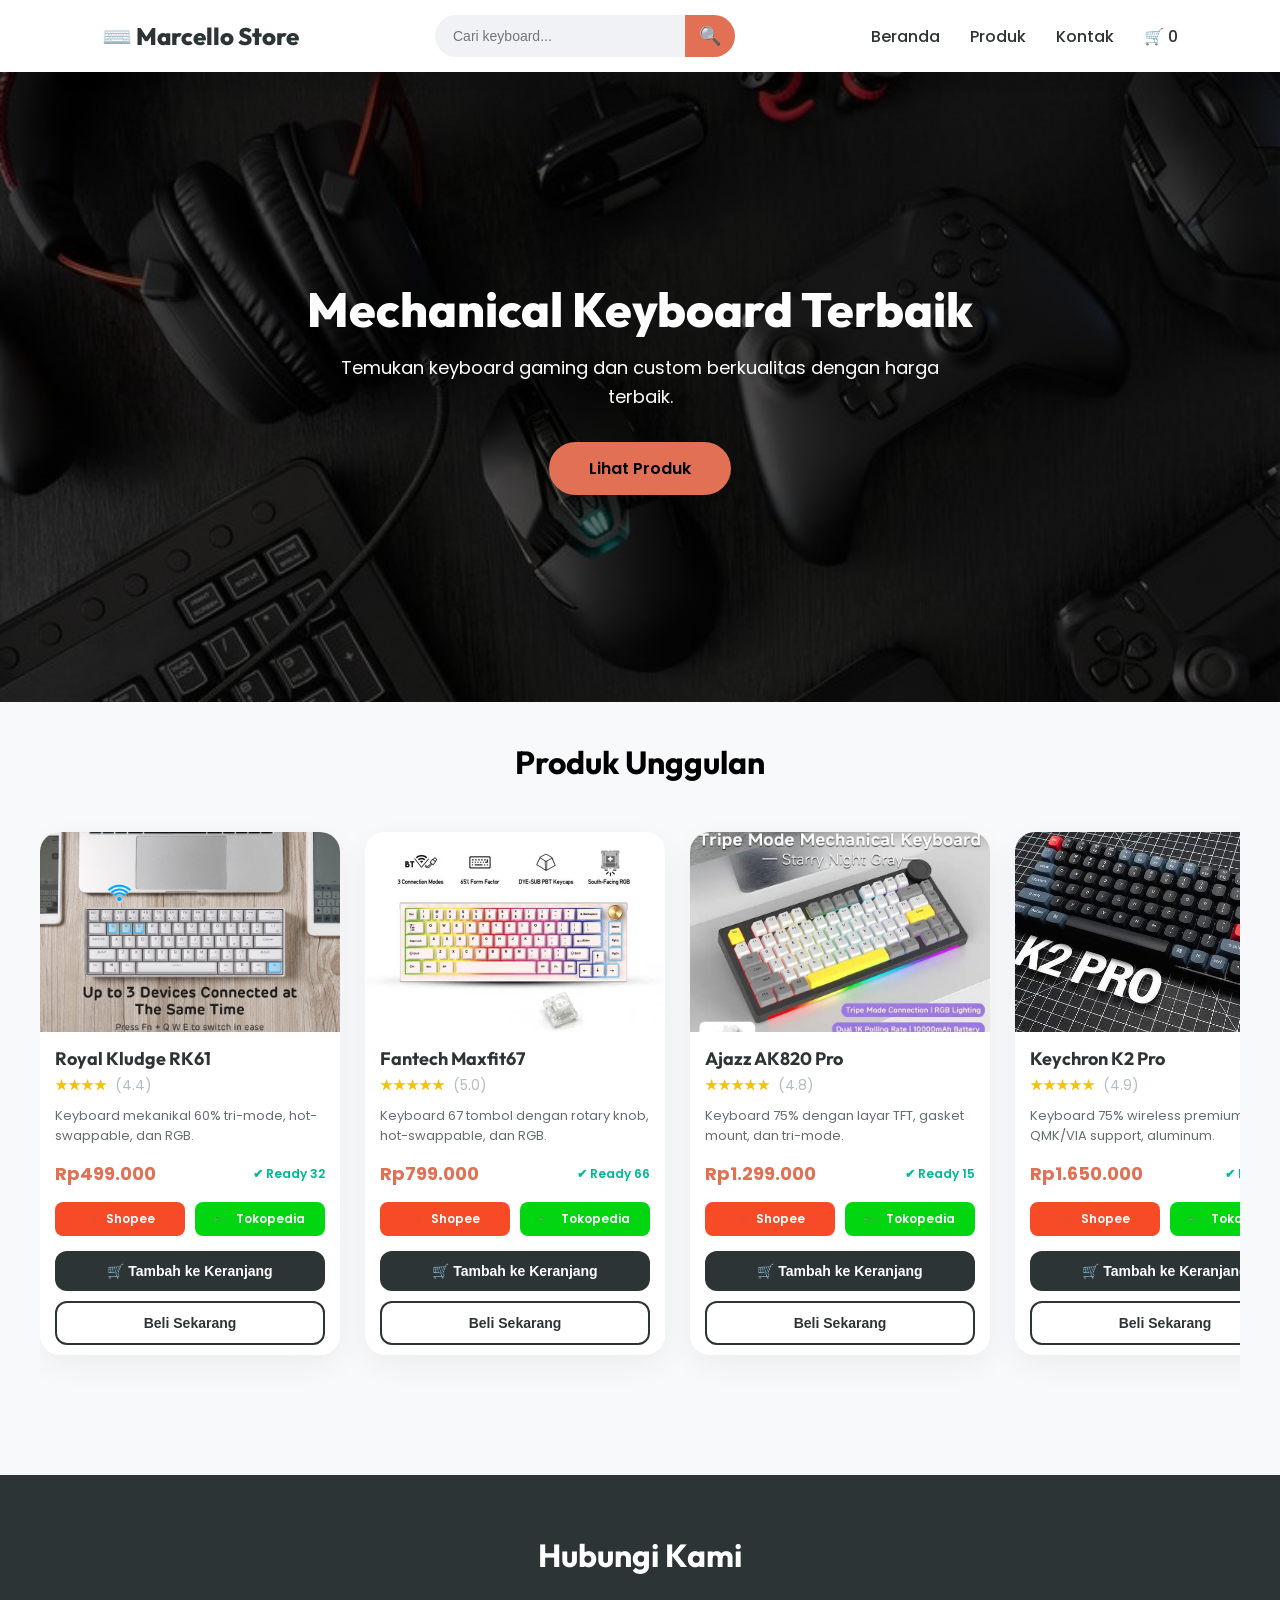
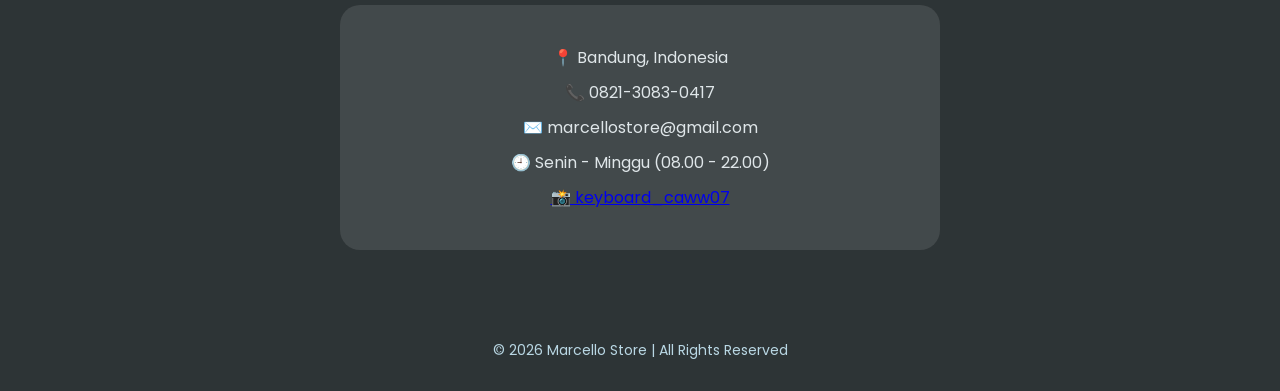
<file: index.html>
<!DOCTYPE html>
<html lang="id">
<head>
    <meta charset="UTF-8">
    <meta name="viewport" content="width=device-width, initial-scale=1.0">
    <title>Marcello Store | Mechanical Keyboard</title>
    <link rel="stylesheet" href="css/style.css">
    <link href="https://fonts.googleapis.com/css2?family=Outfit:wght@400;700;800&family=Poppins:wght@300;400;500;600;700&display=swap" rel="stylesheet">
</head>
<body>
    <header>
        <div class="logo"><h1>⌨️ Marcello Store</h1></div>
        <div class="search-box">
            <input id="searchInput" type="text" placeholder="Cari keyboard..." onkeyup="searchProduct()">
            <button>🔍</button>
        </div>
        <nav>
            <ul>
                <li><a href="#beranda">Beranda</a></li>
                <li><a href="#produk">Produk</a></li>
                <li><a href="#kontak">Kontak</a></li>
                <li><a href="cart.html" class="cart-icon">🛒 <span id="cart-count">0</span></a></li>
            </ul>
        </nav>
    </header>

    <section class="hero" id="beranda">
        <h2>Mechanical Keyboard Terbaik</h2>
        <p>Temukan keyboard gaming dan custom berkualitas dengan harga terbaik.</p>
        <a href="#produk" class="btn">Lihat Produk</a>
    </section>

    <main id="produk">
        <h2 class="section-title">Produk Unggulan</h2>
        <div class="product-container">
            <!-- Produk 1 -->
            <div class="product-card">
                <img src="img/keyboard/rk61.jpg" alt="RK61">
                <h3>Royal Kludge RK61</h3>
                <div class="rating">★★★★<span>(4.4)</span></div>
                <p class="description">Keyboard mekanikal 60% tri-mode, hot-swappable, dan RGB.</p>
                <div class="price-box"><span class="price">Rp499.000</span><span class="stock">✔ Ready 32</span></div>
                <div class="marketplace">
                    <a href="#" class="shopee"><img src="img/logo/shopee.png" alt="Shopee"> Shopee</a>
                    <a href="#" class="tokopedia"><img src="img/logo/tokopedia.png" alt="Tokopedia"> Tokopedia</a>
                </div>    
                <button class="buy-btn" onclick="addToCart('Royal Kludge RK61', 499000, 'img/keyboard/rk61.jpg')">🛒 Tambah ke Keranjang</button>
                <button class="buy-btn outline" onclick="openPopup('Royal Kludge RK61', 499000, 'img/keyboard/rk61.jpg')">Beli Sekarang</button>
            </div>

            <!-- Produk 2 -->
            <div class="product-card">
                <img src="img/keyboard/maxfit67.jpg" alt="Maxfit67">
                <h3>Fantech Maxfit67</h3>
                <div class="rating">★★★★★<span>(5.0)</span></div>
                <p class="description">Keyboard 67 tombol dengan rotary knob, hot-swappable, dan RGB.</p>
                <div class="price-box"><span class="price">Rp799.000</span><span class="stock">✔ Ready 66</span></div>
                <div class="marketplace">
                    <a href="#" class="shopee"><img src="img/logo/shopee.png" alt="Shopee"> Shopee</a>
                    <a href="#" class="tokopedia"><img src="img/logo/tokopedia.png" alt="Tokopedia"> Tokopedia</a>
                </div>    
                <button class="buy-btn" onclick="addToCart('Fantech Maxfit67', 799000, 'img/keyboard/maxfit67.jpg')">🛒 Tambah ke Keranjang</button>
                <button class="buy-btn outline" onclick="openPopup('Fantech Maxfit67', 799000, 'img/keyboard/maxfit67.jpg')">Beli Sekarang</button>
            </div>

            <!-- Produk 3 -->
            <div class="product-card">
                <img src="img/keyboard/ak820.jpg" alt="AK820">
                <h3>Ajazz AK820 Pro</h3>
                <div class="rating">★★★★★<span>(4.8)</span></div>
                <p class="description">Keyboard 75% dengan layar TFT, gasket mount, dan tri-mode.</p>
                <div class="price-box"><span class="price">Rp1.299.000</span><span class="stock">✔ Ready 15</span></div>
                <div class="marketplace">
                    <a href="#" class="shopee"><img src="img/logo/shopee.png" alt="Shopee"> Shopee</a>
                    <a href="#" class="tokopedia"><img src="img/logo/tokopedia.png" alt="Tokopedia"> Tokopedia</a>
                </div>  
                <button class="buy-btn" onclick="addToCart('Ajazz AK820 Pro', 1299000, 'img/keyboard/ak820.jpg')">🛒 Tambah ke Keranjang</button>
                <button class="buy-btn outline" onclick="openPopup('Ajazz AK820 Pro', 1299000, 'img/keyboard/ak820.jpg')">Beli Sekarang</button>
            </div>

            <!-- Produk 4 -->
            <div class="product-card">
                <img src="img/keyboard/keychron.jpg" alt="Keychron">
                <h3>Keychron K2 Pro</h3>
                <div class="rating">★★★★★<span>(4.9)</span></div>
                <p class="description">Keyboard 75% wireless premium, QMK/VIA support, aluminum.</p>
                <div class="price-box"><span class="price">Rp1.650.000</span><span class="stock">✔ Ready 44</span></div>
                <div class="marketplace">
                    <a href="#" class="shopee"><img src="img/logo/shopee.png" alt="Shopee"> Shopee</a>
                    <a href="#" class="tokopedia"><img src="img/logo/tokopedia.png" alt="Tokopedia"> Tokopedia</a>
                </div>  
                <button class="buy-btn" onclick="addToCart('Keychron K2 Pro', 1650000, 'img/keyboard/keychron.jpg')">🛒 Tambah ke Keranjang</button>
                <button class="buy-btn outline" onclick="openPopup('Keychron K2 Pro', 1650000, 'img/keyboard/keychron.jpg')">Beli Sekarang</button>
            </div>

            <!-- Produk 5 -->
            <div class="product-card">
                <img src="img/keyboard/logitech.jpg" alt="Logitech">
                <h3>Logitech G Pro X TKL</h3>
                <div class="rating">★★★★★<span>(4.7)</span></div>
                <p class="description">Keyboard esports tenkeyless, switch GX, kabel detachable.</p>
                <div class="price-box"><span class="price">Rp2.199.000</span><span class="stock">✔ Ready 23</span></div>
                <div class="marketplace">
                    <a href="#" class="shopee"><img src="img/logo/shopee.png" alt="Shopee"> Shopee</a>
                    <a href="#" class="tokopedia"><img src="img/logo/tokopedia.png" alt="Tokopedia"> Tokopedia</a>
                </div>  
                <button class="buy-btn" onclick="addToCart('Logitech G Pro X TKL', 2199000, 'img/keyboard/logitech.jpg')">🛒 Tambah ke Keranjang</button>
                <button class="buy-btn outline" onclick="openPopup('Logitech G Pro X TKL', 2199000, 'img/keyboard/logitech.jpg')">Beli Sekarang</button>
            </div>

            <!-- Produk 6 -->
            <div class="product-card">
                <img src="img/keyboard/razer.jpg" alt="Razer">
                <h3>Razer Huntsman V2 Mini</h3>
                <div class="rating">★★★★<span>(4.6)</span></div>
                <p class="description">Keyboard 60% optical switch gen-2, respons super cepat.</p>
                <div class="price-box"><span class="price">Rp1.899.000</span><span class="stock">✔ Ready 25</span></div>
                <div class="marketplace">
                    <a href="#" class="shopee"><img src="img/logo/shopee.png" alt="Shopee"> Shopee</a>
                    <a href="#" class="tokopedia"><img src="img/logo/tokopedia.png" alt="Tokopedia"> Tokopedia</a>
                </div>  
                <button class="buy-btn" onclick="addToCart('Razer Huntsman V2 Mini', 1899000, 'img/keyboard/razer.jpg')">🛒 Tambah ke Keranjang</button>
                <button class="buy-btn outline" onclick="openPopup('Razer Huntsman V2 Mini', 1899000, 'img/keyboard/razer.jpg')">Beli Sekarang</button>
            </div>
        </div>
    </main>

    <section id="kontak" class="contact">
        <h2 class="section-title" style="color: white;">Hubungi Kami</h2>
        <div class="contact-box">
            <p>📍 Bandung, Indonesia</p>
            <p>📞 0821-3083-0417</p>
            <p>✉️ marcellostore@gmail.com</p>
            <p>🕘 Senin - Minggu (08.00 - 22.00)</p>
            <p>
            <a href="https://instagram.com/marcellostore" target="_blank">📸 keyboard_caww07</a>
            </p>

        </div>
    </section>

    <!-- Popup -->
    <div id="popup" class="popup">
        <div class="popup-content">
            <span class="close" onclick="closePopup()">&times;</span>
            <h2 id="popupTitle"></h2>
            <label>Jumlah:</label>
            <div class="qty-box">
                <button type="button" onclick="minusQty()">-</button>
                <input id="qty" type="number" value="1" readonly>
                <button type="button" onclick="plusQty()">+</button>
            </div>
            <h3 id="totalPrice"></h3>
            <label>Metode Pembayaran:</label>
            <div class="payment-option">
                 <div class="pay-card" onclick="choosePayment('DANA', this)">
                      <img src="img/logo/dana.png" alt="DANA">
                      <p>DANA</p>
                 </div>
                 <div class="pay-card" onclick="choosePayment('GoPay', this)">
                      <img src="img/logo/gopay.png" alt="GoPay">
                      <p>GoPay</p>
                 </div>
                 <div class="pay-card" onclick="choosePayment('QRIS', this)">
                      <img src="img/logo/qris.png" alt="QRIS">
                      <p>QRIS</p>
                 </div>
            </div>
            <div id="paymentInfo"></div>
            <label>Nama:</label><input id="customerName" type="text" placeholder="Nama Lengkap">
            <label>Nomor HP:</label><input id="customerPhone" type="text" placeholder="08xxxxxxxxxx">
            <label>Alamat:</label><textarea id="customerAddress" placeholder="Alamat lengkap"></textarea>
            <button class="confirm" onclick="confirmDirectOrder()">Konfirmasi Pembelian</button>
        </div>
    </div>

    <footer><p>© 2026 Marcello Store | All Rights Reserved</p></footer>
    <script src="js/cart.js"></script>
    <script src="js/script.js"></script>
</body>
</html>
</file>
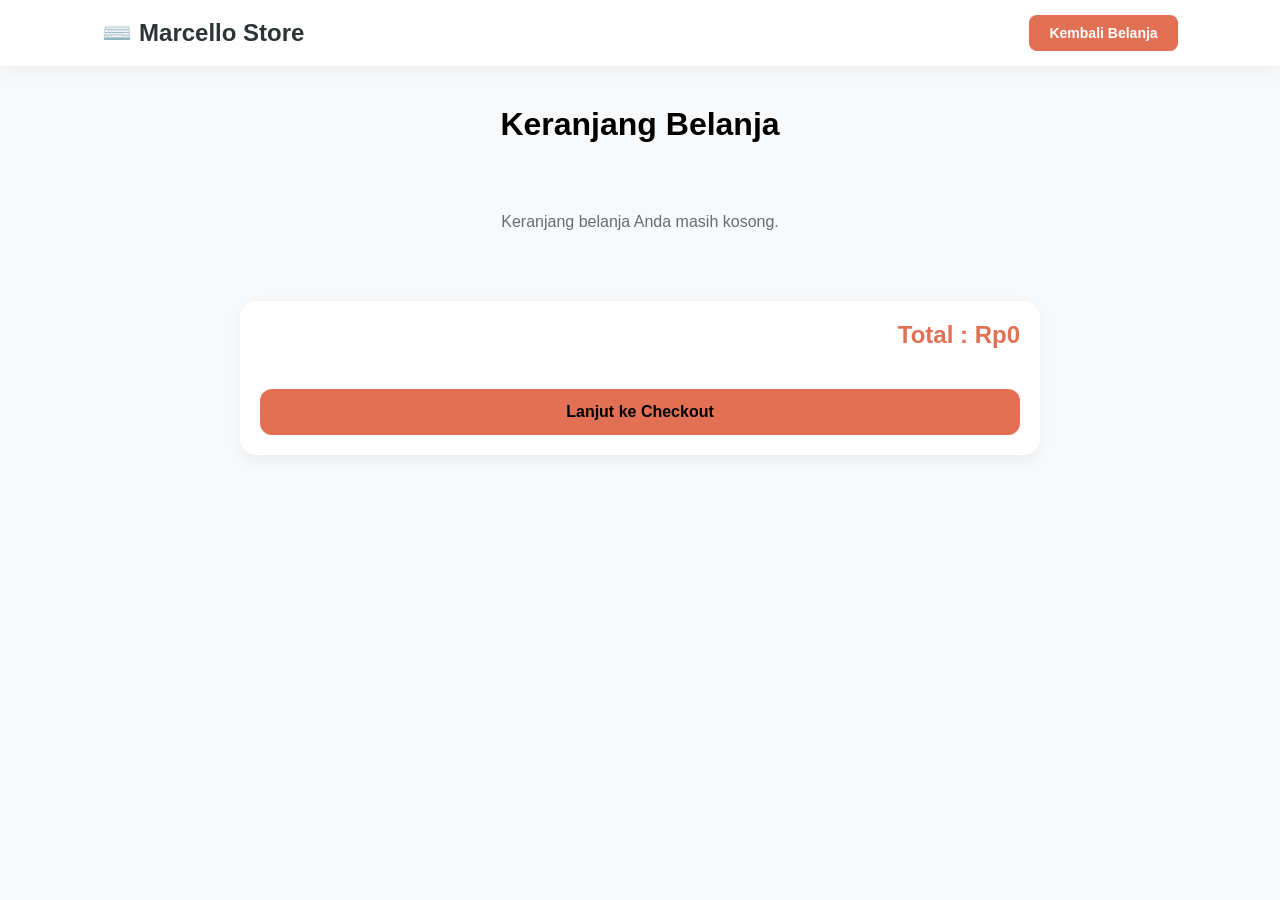
<file: cart.html>
<!DOCTYPE html>
<html lang="id">
<head>
    <meta charset="UTF-8">
    <meta name="viewport" content="width=device-width, initial-scale=1.0">
    <title>Keranjang Belanja</title>
    <link rel="stylesheet" href="css/style.css">
    <link rel="stylesheet" href="css/cart.css">
</head>
<body>
    <header>
        <div class="logo"><h1>⌨️ Marcello Store</h1></div>
        <nav>
            <ul>
                <li>
                    <a href="index.html" class="btn-back">Kembali Belanja</a>
                </li>
            </ul>
        </nav>
    </header>
    <main style="padding: 40px 0;">
        <h2 class="section-title">Keranjang Belanja</h2>
        <div id="cartContainer" style="max-width: 800px; margin: auto;"></div>
        <div class="cart-total-box">
            <h2 id="grandTotal">Total : Rp0</h2>
            <button class="confirm" onclick="checkout()">Lanjut ke Checkout</button>
        </div>
    </main>
    <script src="js/cart.js"></script>
</body>
</html>
</file>
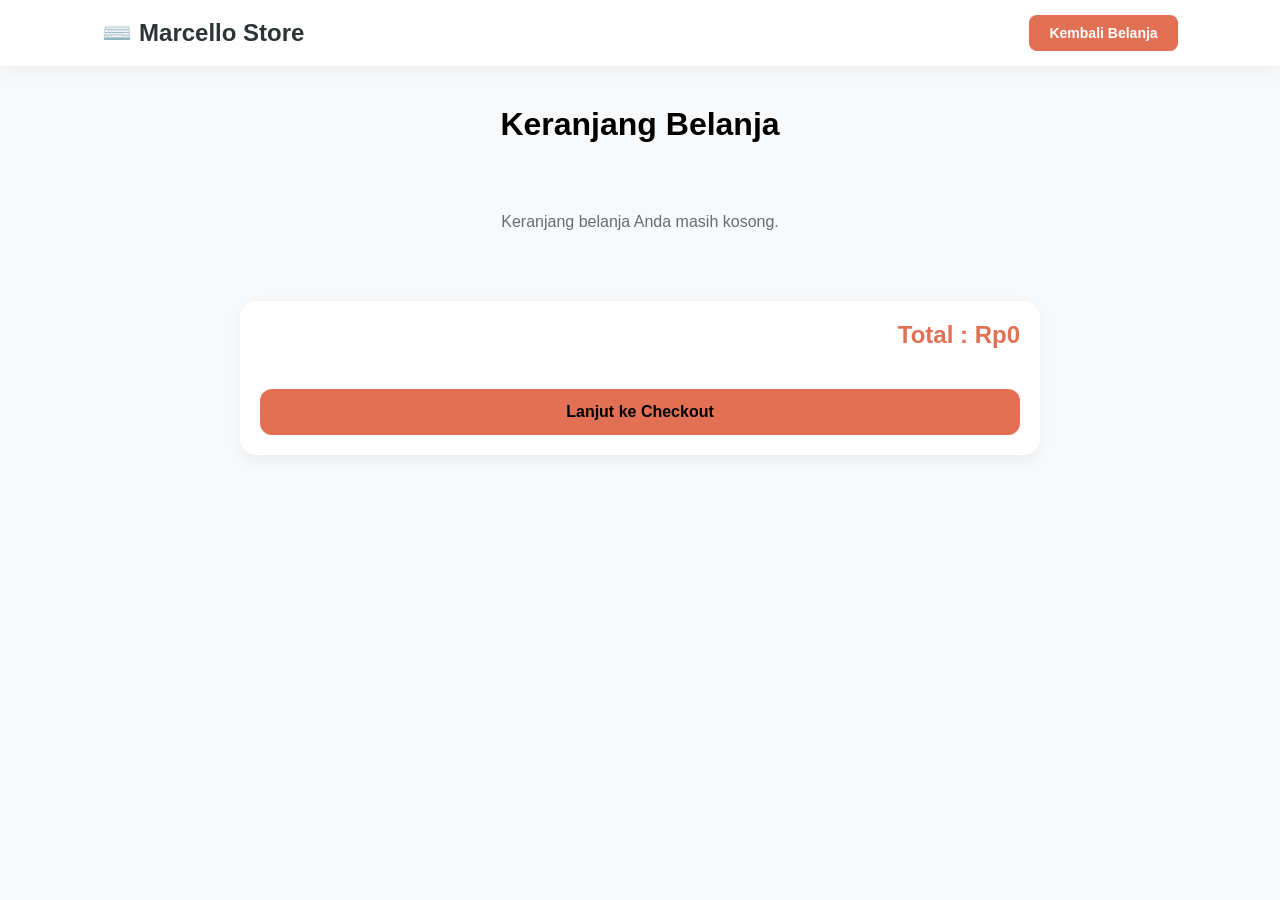
<file: checkout.html>
<!DOCTYPE html>
<html lang="id">
<head>
    <meta charset="UTF-8">
    <meta name="viewport" content="width=device-width, initial-scale=1.0">
    <title>Checkout</title>
    <link rel="stylesheet" href="css/style.css">
    <style>
        .checkout-wrapper { max-width: 600px; margin: 40px auto; padding: 0 20px; }
        .checkout-box { background: white; padding: 30px; border-radius: 20px; box-shadow: 0 10px 30px rgba(0,0,0,0.05); margin-bottom: 20px; }
        .checkout-box h3 { margin-bottom: 15px; font-size: 18px; }
        .summary-item { display: flex; justify-content: space-between; margin-bottom: 10px; font-size: 14px; color: #636e72; }
        .summary-total { display: flex; justify-content: space-between; margin-top: 15px; padding-top: 15px; border-top: 2px dashed #dfe6e9; font-weight: 700; font-size: 18px; color: #e17055; }
    </style>
</head>
<body>
    <header>
        <div class="logo"><h1>⌨️ Marcello Store</h1></div>
        <nav><ul><li><a href="cart.html">← Kembali ke Keranjang</a></li></ul></nav>
    </header>
    <div class="checkout-wrapper">
        <h2 class="section-title" style="text-align: left; margin-bottom: 30px;">Checkout</h2>
        
        <div class="checkout-box">
            <h3>📦 Data Pembeli</h3>
            <input type="text" id="nama" placeholder="Nama Lengkap" style="width: 100%; padding: 12px; margin-bottom: 10px; border: 1px solid #dfe6e9; border-radius: 10px;">
            <input type="number" id="hp" placeholder="Nomor HP" style="width: 100%; padding: 12px; margin-bottom: 10px; border: 1px solid #dfe6e9; border-radius: 10px;">
            <textarea id="alamat" placeholder="Alamat Lengkap" style="width: 100%; padding: 12px; margin-bottom: 10px; border: 1px solid #dfe6e9; border-radius: 10px; height: 80px;"></textarea>
        </div>

        <div class="checkout-box">
            <h3>💳 Pilih Metode Pembayaran</h3>
            <div class="payment-option">
                 <div class="pay-card" onclick="chooseCheckoutPayment('DANA', this)">
                      <img src="img/logo/dana.png" alt="DANA">
                      <p>DANA</p>
                 </div>
                 <div class="pay-card" onclick="chooseCheckoutPayment('GoPay', this)">
                      <img src="img/logo/gopay.png" alt="GoPay">
                      <p>GoPay</p>
                 </div>
                 <div class="pay-card" onclick="chooseCheckoutPayment('QRIS', this)">
                      <img src="img/logo/qris.png" alt="QRIS">
                      <p>QRIS</p>
                 </div>
            </div>
            <div id="checkoutPaymentInfo" style="margin-top: 15px; padding: 15px; background: #f8f9fa; border-radius: 10px; text-align: center; display: none;"></div>
        </div>

        <div class="checkout-box">
            <h3>📝 Ringkasan Pesanan</h3>
            <div id="summary"></div>
            <div class="summary-total"><span>Total Pembayaran</span><span>Rp <span id="total">0</span></span></div>
            <button class="confirm" style="width: 100%; margin-top: 20px;" onclick="processCheckout()">Bayar Sekarang</button>
        </div>
    </div>
    <script src="js/checkout.js"></script>
</body>
</html>
</file>
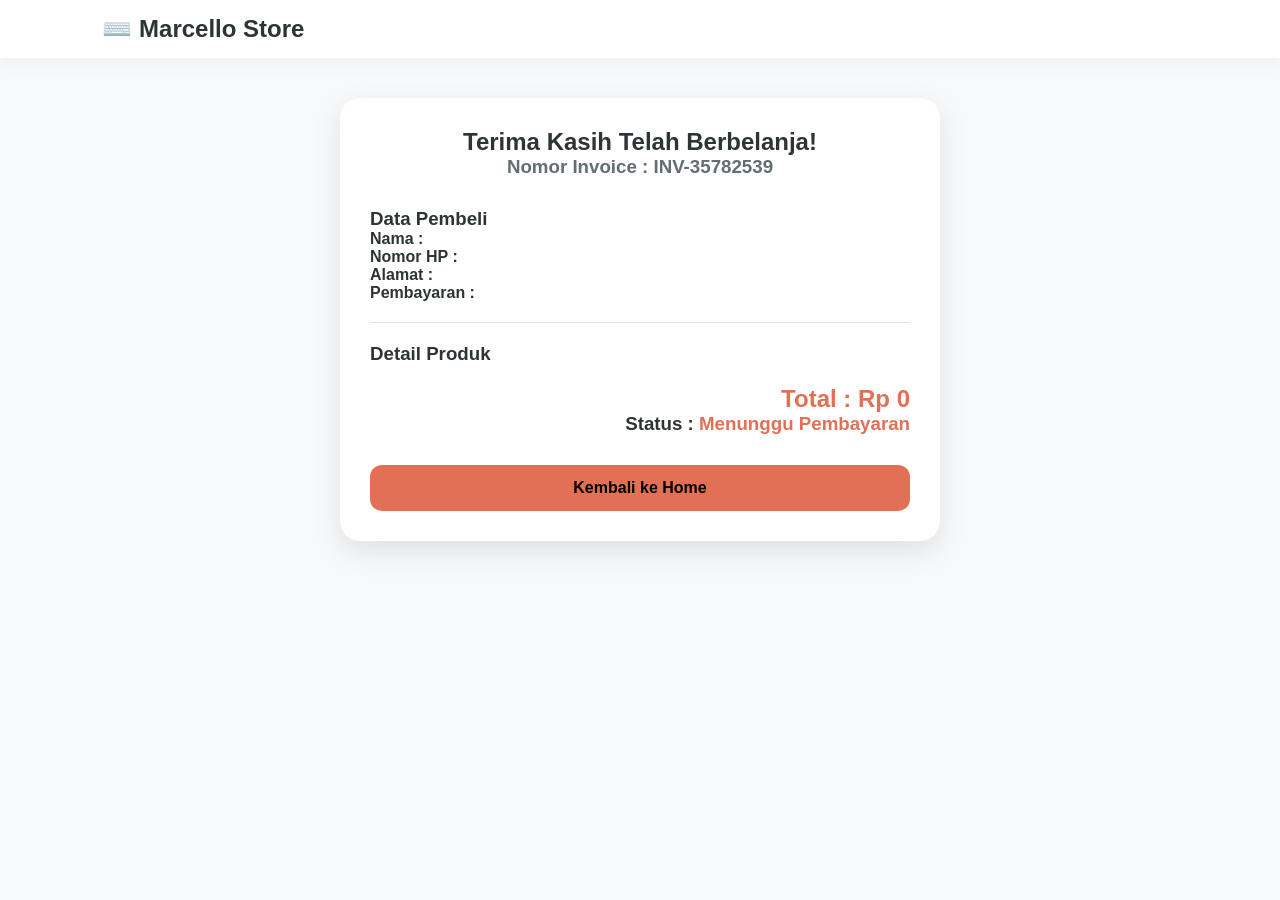
<file: invoice.html>
<!DOCTYPE html>
<html lang="id">
<head>
    <meta charset="UTF-8">
    <meta name="viewport" content="width=device-width, initial-scale=1.0">
    <title>Invoice</title>
    <link rel="stylesheet" href="css/style.css">
    <style>
        .invoice-container { max-width: 600px; margin: 40px auto; background: white; padding: 30px; border-radius: 20px; box-shadow: 0 10px 30px rgba(0,0,0,0.1); }
        .invoice-product { display: flex; gap: 15px; margin-bottom: 15px; padding-bottom: 15px; border-bottom: 1px dashed #dfe6e9; }
        .status { color: #e17055; font-weight: bold; }
    </style>
</head>
<body>
    <header><div class="logo"><h1>⌨️ Marcello Store</h1></div></header>
    <section class="invoice-container">
        <h2 style="text-align: center;">Terima Kasih Telah Berbelanja!</h2>
        <h3 style="text-align: center; color: #636e72; margin-bottom: 30px;" id="invoiceNumber"></h3>
        <h3>Data Pembeli</h3>
        <p><strong>Nama :</strong> <span id="buyerName"></span></p>
        <p><strong>Nomor HP :</strong> <span id="buyerPhone"></span></p>
        <p><strong>Alamat :</strong> <span id="buyerAddress"></span></p>
        <p><strong>Pembayaran :</strong> <span id="paymentMethod"></span></p>
        <hr style="margin: 20px 0; border: 0; border-top: 1px solid #dfe6e9;">
        <h3>Detail Produk</h3>
        <div id="productList"></div>
        <h2 style="text-align: right; margin-top: 20px; color: #e17055;">Total : Rp <span id="totalPrice"></span></h2>
        <h3 style="text-align: right;">Status : <span class="status">Menunggu Pembayaran</span></h3>
        <button class="confirm" style="margin-top: 30px;" onclick="resetAndHome()">Kembali ke Home</button>
    </section>
    <script>
        document.getElementById("invoiceNumber").innerText = "Nomor Invoice : INV-" + Date.now().toString().slice(-8);
        let buyer = JSON.parse(localStorage.getItem("buyer"));
        if (buyer) {
            document.getElementById("buyerName").innerText = buyer.name;
            document.getElementById("buyerPhone").innerText = buyer.phone;
            document.getElementById("buyerAddress").innerText = buyer.address;
            document.getElementById("paymentMethod").innerText = buyer.payment;
        }
        let cart = JSON.parse(localStorage.getItem("cart")) || [];
        let productHTML = "", total = 0;
        cart.forEach(item => {
            let subtotal = item.price * item.qty;
            total += subtotal;
            productHTML += `<div class="invoice-product"><div><p style="font-weight:bold;">${item.name}</p><p style="font-size:14px; color:#636e72;">Qty : ${item.qty} x Rp ${item.price.toLocaleString("id-ID")}</p><p style="font-weight:bold;">Subtotal : Rp ${subtotal.toLocaleString("id-ID")}</p></div></div>`;
        });
        document.getElementById("productList").innerHTML = productHTML;
        document.getElementById("totalPrice").innerText = total.toLocaleString("id-ID");
        function resetAndHome() {
            localStorage.removeItem("cart");
            localStorage.removeItem("buyer");
            window.location.href = "index.html";
        }
    </script>
</body>
</html>
</file>
<file: css/style.css>
* { margin: 0; padding: 0; box-sizing: border-box; }
html { scroll-behavior: smooth; }
body { font-family: 'Poppins', sans-serif; background: #f8f9fa; color: #2d3436; }

header { position: sticky; top: 0; width: 100%; display: flex; justify-content: space-between; align-items: center; padding: 15px 8%; background: rgba(255, 255, 255, 0.95); backdrop-filter: blur(15px); box-shadow: 0 4px 20px rgba(0,0,0,0.05); z-index: 1000; }
.logo h1 { font-family: 'Outfit', sans-serif; font-size: 24px; font-weight: 800; color: #2d3436; }
nav ul { display: flex; list-style: none; gap: 30px; align-items: center; }
nav a { text-decoration: none; color: #2d3436; font-weight: 500; transition: 0.3s; }
nav a:hover { color: #e17055; }

.search-box { display: flex; align-items: center; width: 300px; background: #f1f2f6; border-radius: 30px; overflow: hidden; }
.search-box input { flex: 1; border: none; outline: none; padding: 12px 18px; font-size: 14px; background: transparent; }
.search-box button { width: 50px; height: 42px; border: none; background: #e17055; color: rgb(0, 0, 0); font-size: 18px; cursor: pointer; }

/* PATH BANNER DIPERBAIKI */
.hero { min-height: 70vh; display: flex; justify-content: center; align-items: center; flex-direction: column; text-align: center; color: white; padding: 20px; background: linear-gradient(rgba(0,0,0,0.6), rgba(0,0,0,0.6)), url("../img/banner/gaming.jpg"); background-size: cover; background-position: center; }
.hero h2 { font-family: 'Outfit', sans-serif; font-size: 48px; font-weight: 800; margin-bottom: 15px; }
.hero p { max-width: 600px; font-size: 18px; line-height: 1.6; margin-bottom: 30px; }
.btn { text-decoration: none; background: #e17055; color: rgb(0, 0, 0); padding: 14px 40px; border-radius: 50px; font-weight: 600; transition: 0.3s; }
.btn:hover { transform: translateY(-3px); box-shadow: 0 10px 25px rgba(225, 112, 85, 0.4); }

main { width: 95%; max-width: 1200px; margin: auto; padding: 40px 0 80px 0; }
#produk { scroll-margin-top: 100px; }
.section-title { font-family: 'Outfit', sans-serif; font-size: 32px; text-align: center; margin-bottom: 30px; color: #000000; }

.product-container { display: flex; overflow-x: auto; gap: 25px; padding: 20px 10px 40px 10px; scroll-snap-type: x mandatory; -webkit-overflow-scrolling: touch; scrollbar-width: thin; scrollbar-color: #4d4442 #f1f2f6; }
.product-container::-webkit-scrollbar { height: 8px; }
.product-container::-webkit-scrollbar-track { background: #f1f2f6; border-radius: 10px; }
.product-container::-webkit-scrollbar-thumb { background: #534c4b; border-radius: 10px; }

.product-card { flex: 0 0 300px; scroll-snap-align: start; background: white; border-radius: 20px; overflow: hidden; transition: 0.3s; box-shadow: 0 10px 30px rgba(0,0,0,0.05); display: flex; flex-direction: column; }
@media (max-width: 768px) { .product-card { flex: 0 0 85vw; } .section-title { font-size: 26px; text-align: left; padding-left: 10px; } }

.product-card img { width: 100%; height: 200px; object-fit: cover; }
.product-card h3 { font-family: 'Outfit', sans-serif; font-size: 18px; margin: 15px 15px 5px; }
.rating { display: flex; align-items: center; gap: 8px; margin: 0 15px 10px; color: #f1c40f; font-weight: bold; font-size: 14px; }
.rating span { color: #b2bec3; font-weight: 400; }
.description { font-size: 13px; color: #636e72; margin: 0 15px 15px; line-height: 1.5; flex-grow: 1; }
.price-box { display: flex; justify-content: space-between; align-items: center; margin: 0 15px 15px; }
.price { font-size: 18px; color: #e17055; font-weight: 700; }
.stock { color: #00b894; font-size: 12px; font-weight: 600; }

.marketplace { display: flex; gap: 10px; margin: 0 15px 15px; }
.marketplace a { flex: 1; display: flex; align-items: center; justify-content: center; gap: 5px; padding: 8px; border-radius: 8px; text-decoration: none; font-size: 12px; font-weight: 600; color: white; }
.marketplace a img { width: 16px; height: 16px; object-fit: contain; }
.marketplace .shopee { background: #f74b28; }
.marketplace .tokopedia { background: #01d610; }

.buy-btn { width: 90%; margin: 0 auto 10px; padding: 12px; border: none; border-radius: 12px; background: #2d3436; color: rgb(255, 255, 255); font-size: 14px; font-weight: 600; cursor: pointer; transition: 0.3s; }
.buy-btn:hover { background: #e17055; }
.buy-btn.outline { background: transparent; border: 2px solid #2d3436; color: #2d3436; }
.buy-btn.outline:hover { background: #2d3436; color: white; }

.contact { padding: 60px 8%; background: #2d3436; }
.contact-box { max-width: 600px; margin: auto; background: rgba(255,255,255,0.1); padding: 30px; border-radius: 20px; text-align: center; }
.contact-box p { margin: 10px 0; font-size: 16px; color: #dfe6e9; }

.popup { display: none; position: fixed; top: 0; left: 0; width: 100%; height: 100%; background: rgba(0, 0, 0, 0.6); justify-content: center; align-items: center; z-index: 9999; }
.popup-content { width: 400px; max-width: 90%; max-height: 90vh; overflow-y: auto; background: white; border-radius: 20px; padding: 30px; }
.popup-content h2 { text-align: center; margin-bottom: 20px; }
.popup-content h3 { text-align: center; color: #e17055; margin-bottom: 20px; }
.popup-content label { display: block; margin-top: 15px; font-weight: 600; font-size: 14px; }
.popup-content input, .popup-content textarea { width: 100%; padding: 12px; margin-top: 5px; border-radius: 10px; border: 1px solid #dfe6e9; font-size: 14px; }
.popup-content textarea { resize: none; height: 60px; }
.close { float: right; font-size: 28px; cursor: pointer; color: #b2bec3; }

.qty-box { display: flex; justify-content: center; align-items: center; gap: 15px; margin: 15px 0; }
.qty-box button { width: 35px; height: 35px; border: none; background: #f1f2f6; border-radius: 8px; cursor: pointer; font-weight: bold; }
.qty-box input { width: 50px; text-align: center; font-size: 18px; font-weight: bold; border: none; }

.payment-option { display: flex; gap: 10px; margin-top: 10px; }
.pay-card { flex: 1; border: 2px solid #f1f2f6; border-radius: 12px; padding: 15px 10px; text-align: center; cursor: pointer; transition: 0.3s; min-height: 80px; display: flex; flex-direction: column; justify-content: center; align-items: center; }
.pay-card img, .pay-card p { pointer-events: none; }
.pay-card:hover, .pay-card.active { border-color: #e17055; background: #fff5f2; }
.pay-card img { width: 40px; height: auto; object-fit: contain; margin-bottom: 8px; }
.pay-card p { font-size: 14px; font-weight: 600; margin: 0; }
#paymentInfo, #checkoutPaymentInfo { margin-top: 15px; padding: 15px; background: #f8f9fa; border-radius: 12px; text-align: center; font-size: 14px; }

.confirm { width: 100%; margin-top: 25px; padding: 14px; border: none; border-radius: 12px; background: #e17055; color: rgb(0, 0, 0); font-size: 16px; font-weight: 700; cursor: pointer; transition: 0.3s; }
.confirm:hover { background: #d35400; }

footer { background: #2d3436; color: #b9d7e4; text-align: center; padding: 30px; font-size: 14px; }
@media (max-width: 768px) { header { flex-direction: column; gap: 15px; padding: 15px 5%; } .search-box { width: 100%; } nav ul { gap: 15px; font-size: 14px; } .hero h2 { font-size: 32px; } }
</file>
<file: css/cart.css>
.cart-item { background: white; display: flex; align-items: center; gap: 20px; margin-bottom: 20px; padding: 20px; border-radius: 16px; box-shadow: 0 5px 15px rgba(0,0,0,0.05); }
.cart-item img { width: 100px; height: 100px; object-fit: cover; border-radius: 12px; }
.info { flex: 1; }
.info h3 { font-size: 18px; margin-bottom: 5px; }
.qty-control { display: flex; align-items: center; gap: 10px; margin-top: 10px; }
.qty-control button { width: 30px; height: 30px; border: none; border-radius: 8px; background: #f1f2f6; color: #2d3436; font-weight: bold; cursor: pointer; }
.qty-control button:hover { background: #e17055; color: white; }
.delete-btn { background: #ff7675; color: white; border: none; padding: 10px 15px; border-radius: 10px; cursor: pointer; font-size: 14px; transition: 0.3s; }
.delete-btn:hover { background: #d63031; }
.cart-total-box { max-width: 800px; margin: 30px auto; text-align: right; padding: 20px; background: white; border-radius: 16px; box-shadow: 0 5px 15px rgba(0,0,0,0.05); }
.cart-total-box h2 { color: #e17055; margin-bottom: 15px; }

/* STYLE TOMBOL KEMBALI BELANJA */
.btn-back {
    display: inline-block;
    background: #e17055;
    color: white !important;
    padding: 10px 20px;
    border-radius: 8px;
    text-decoration: none;
    font-weight: 600;
    transition: 0.3s;
    font-size: 14px;
}
.btn-back:hover {
    background: #d35400;
    transform: translateY(-2px);
    box-shadow: 0 4px 10px rgba(225, 112, 85, 0.3);
}
</file>
